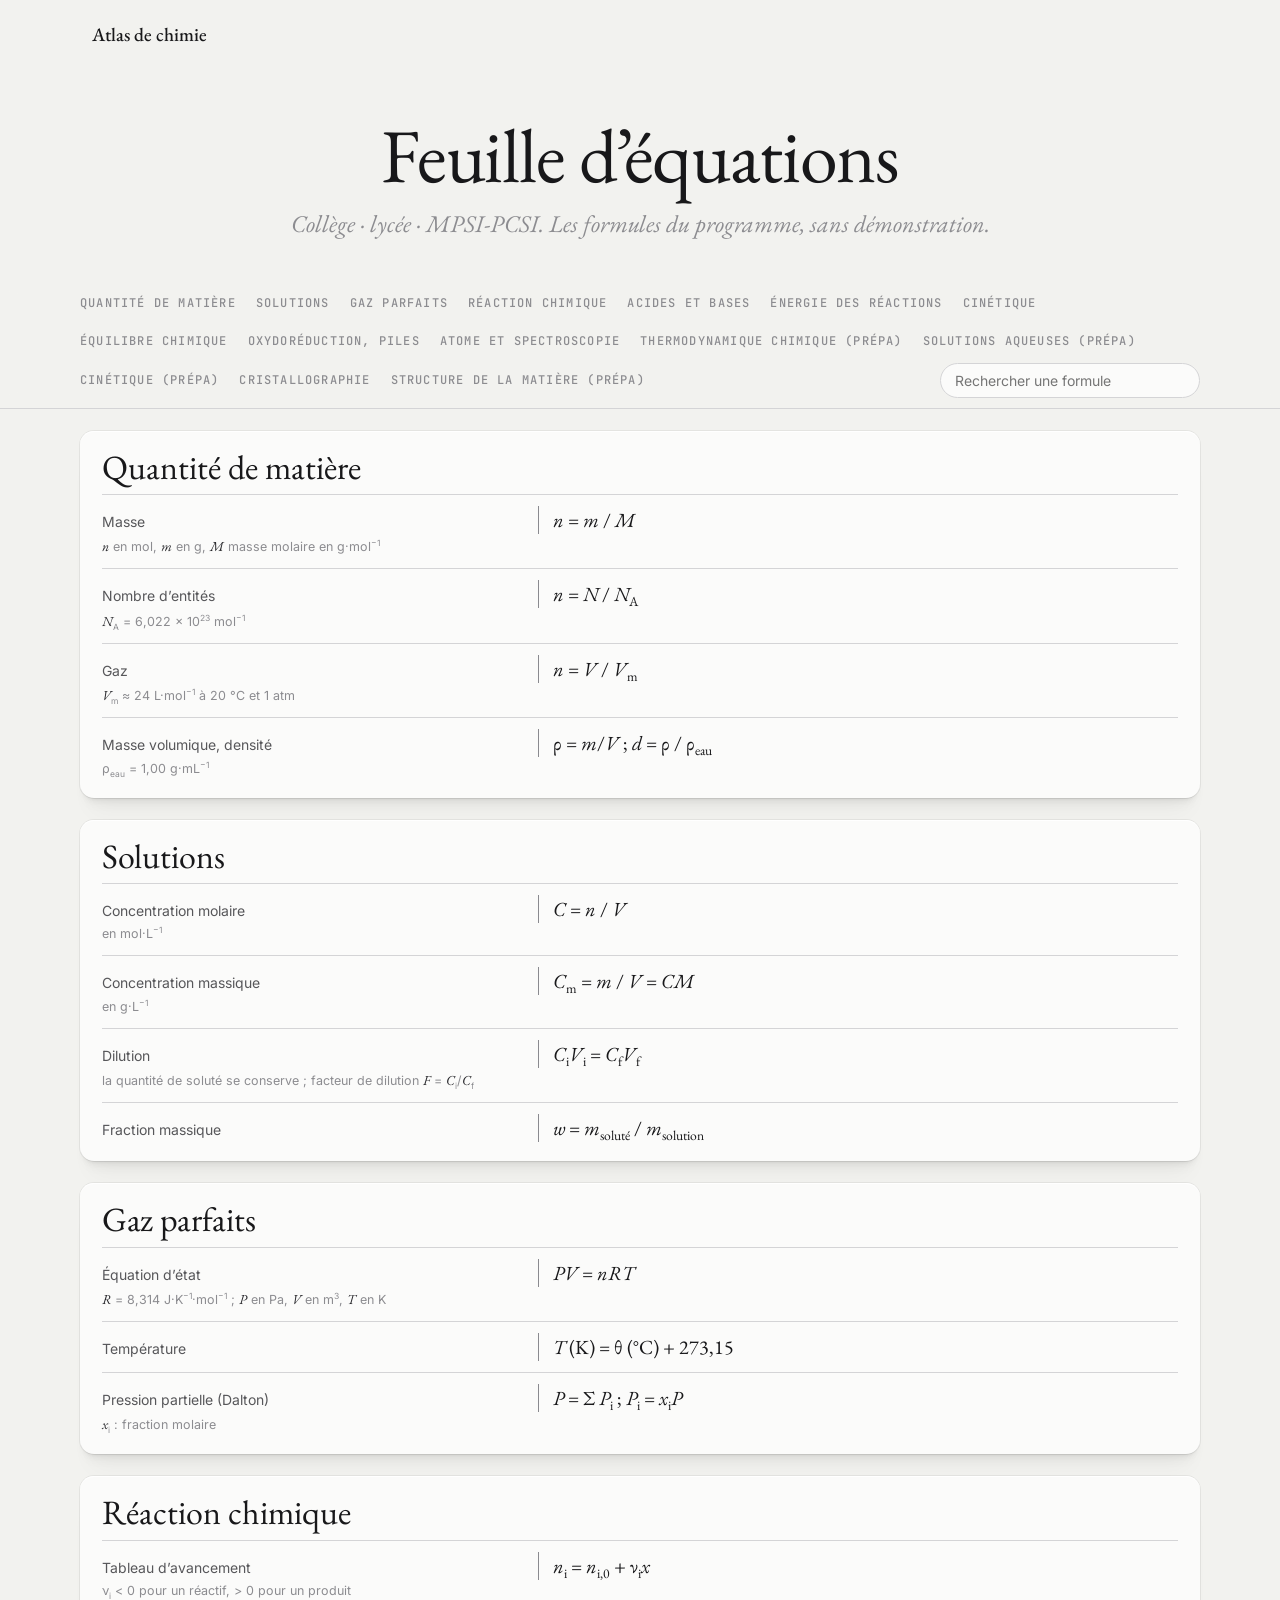
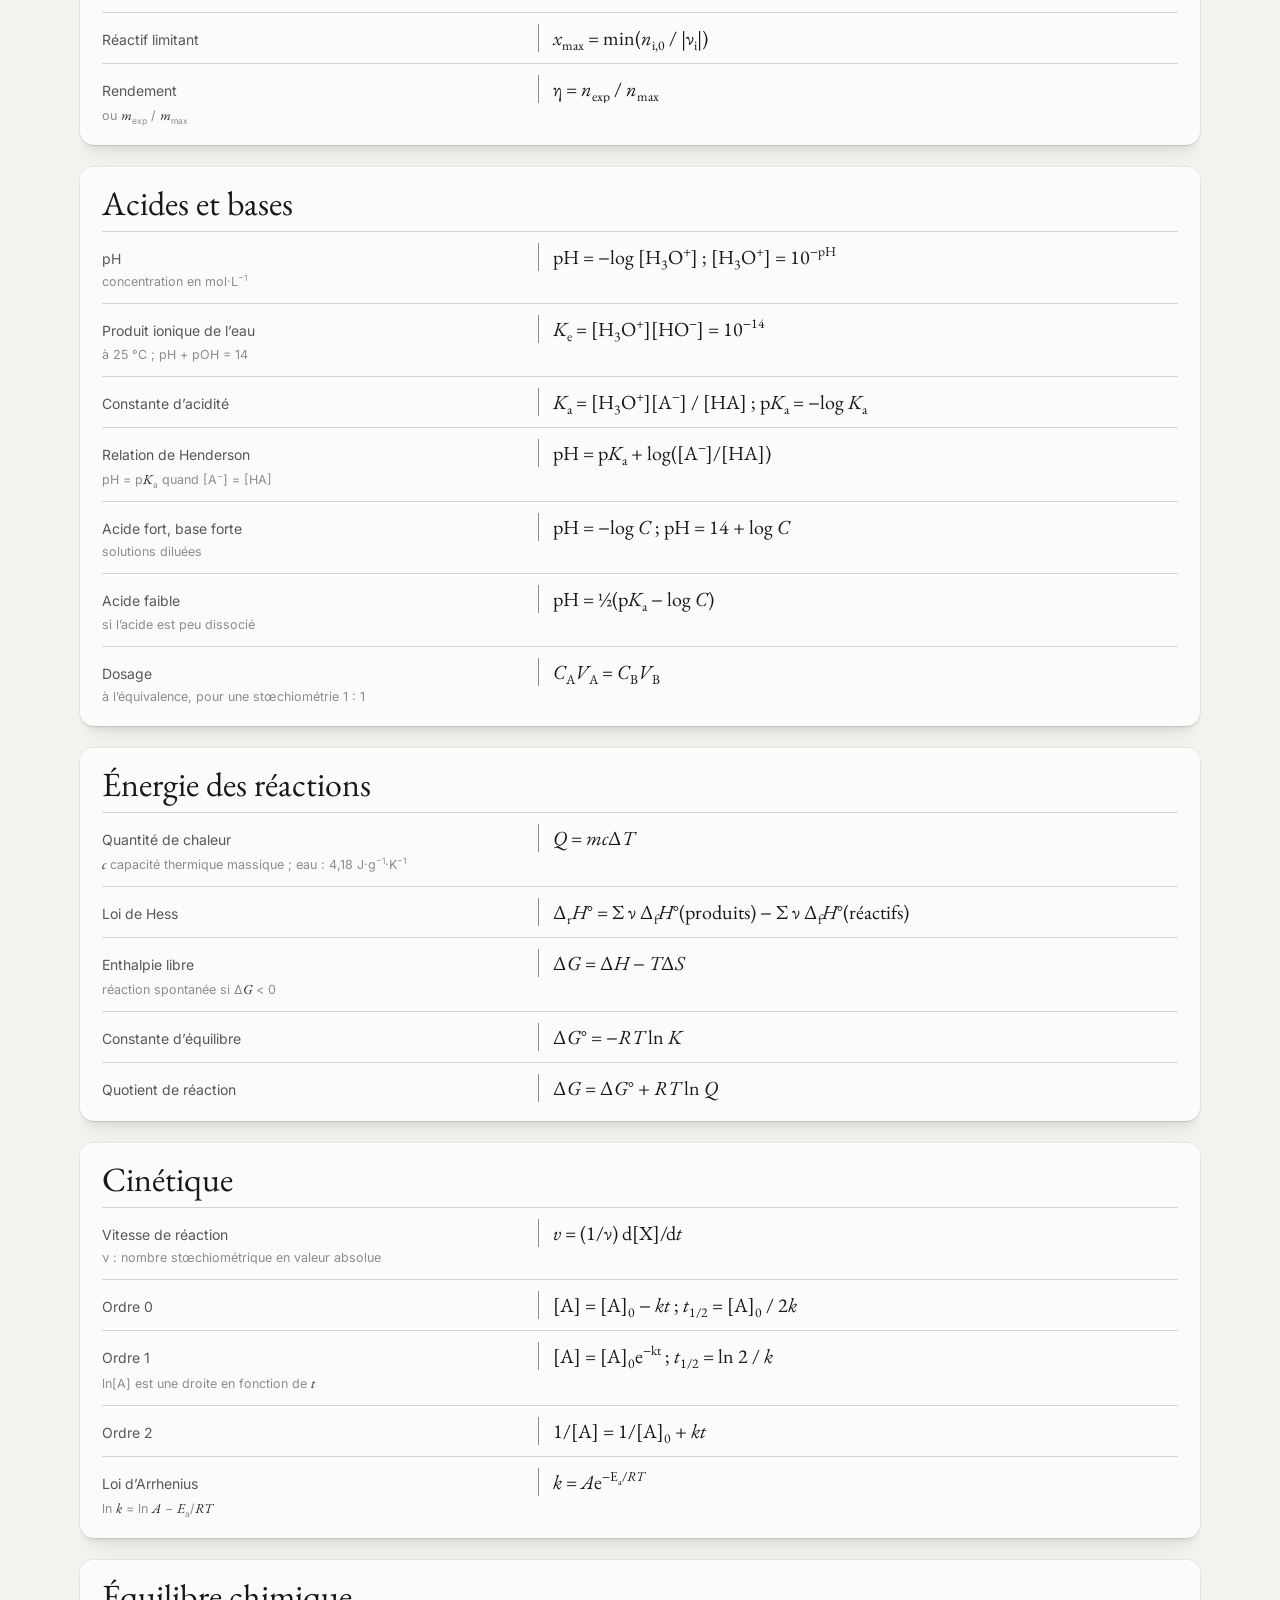
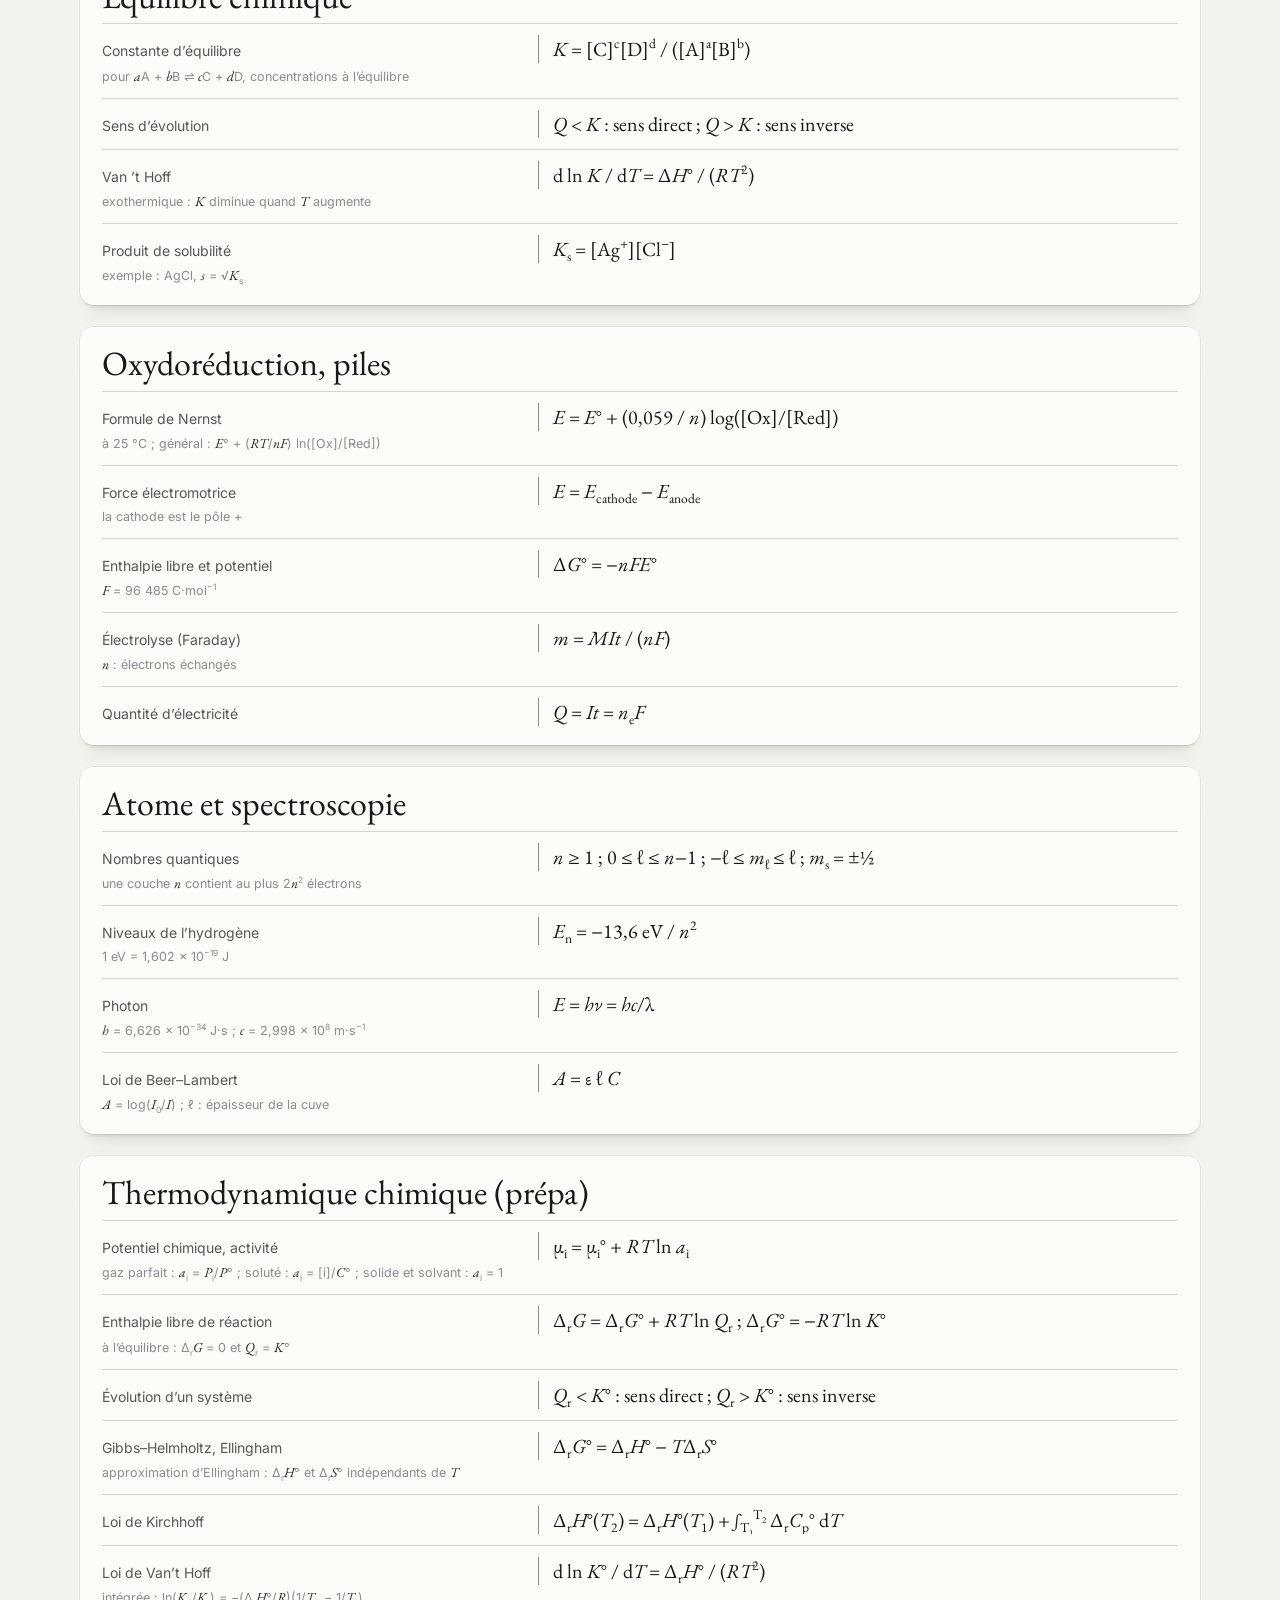
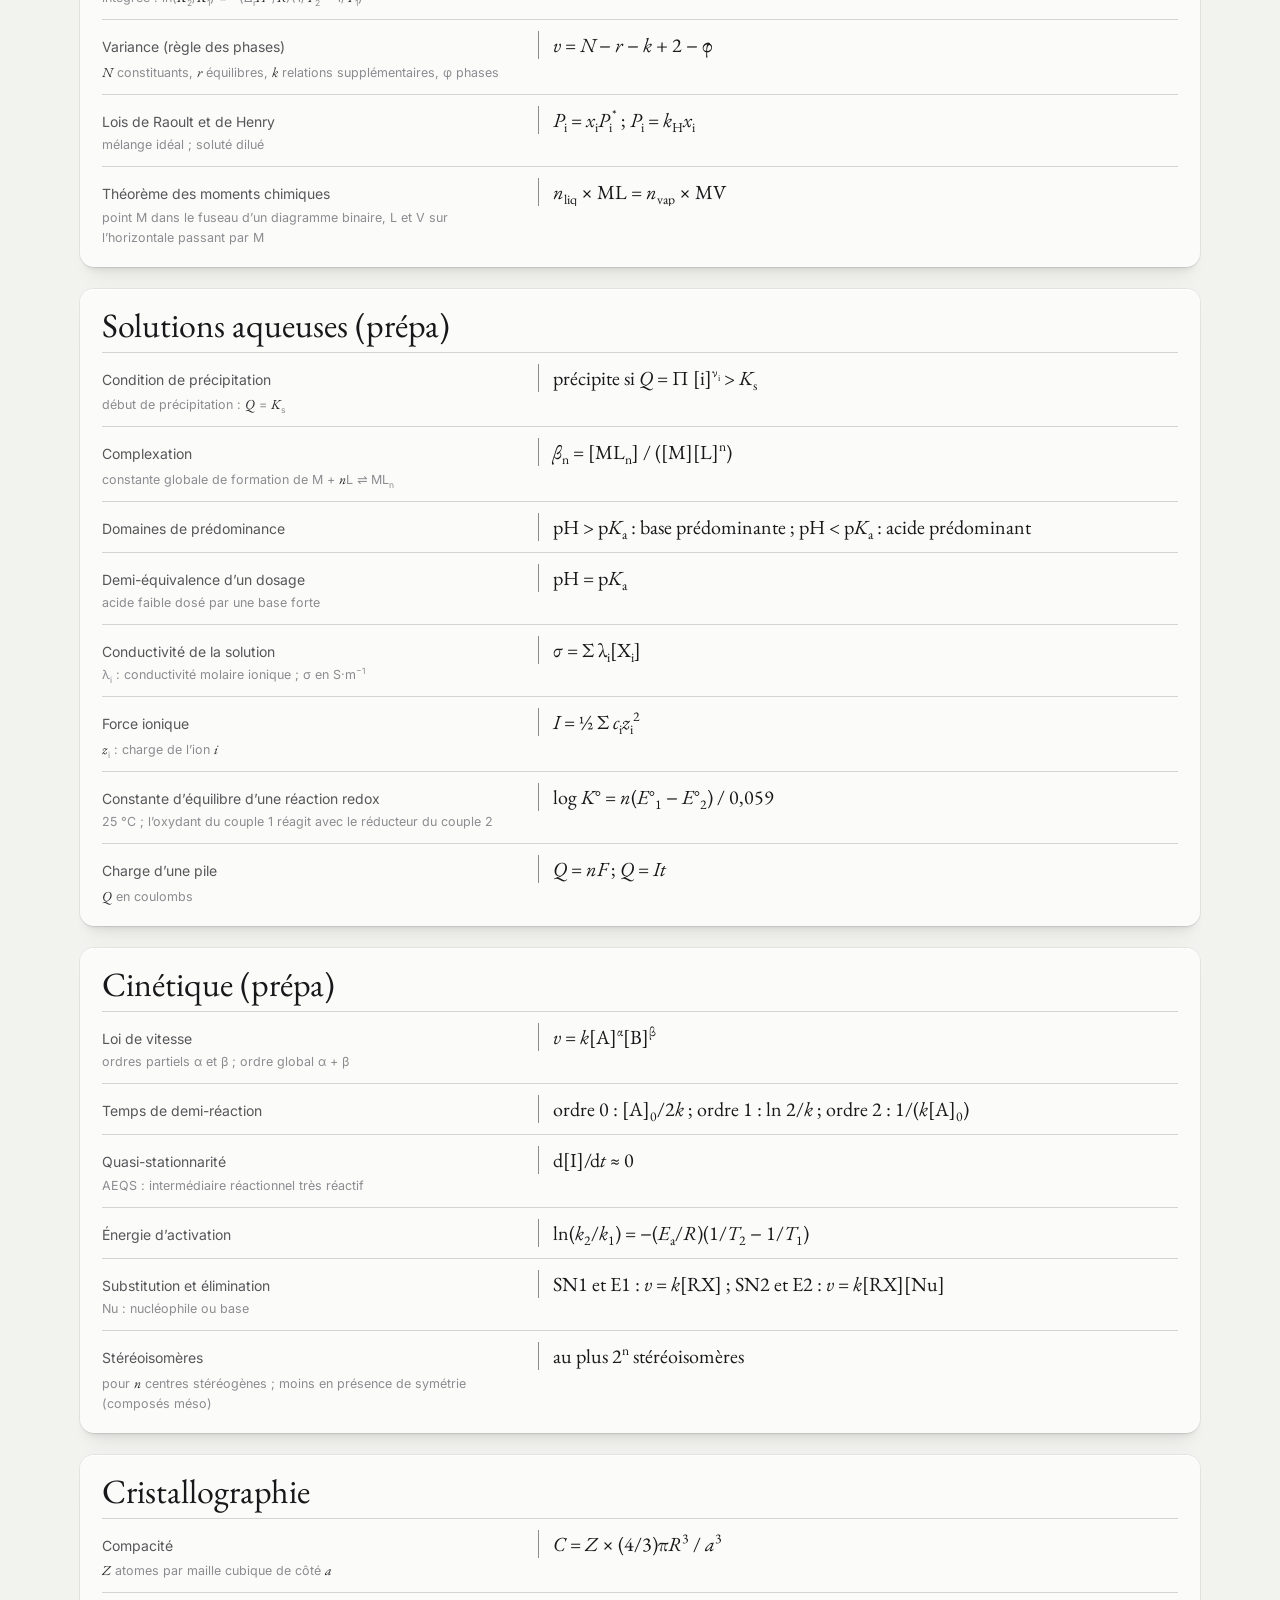
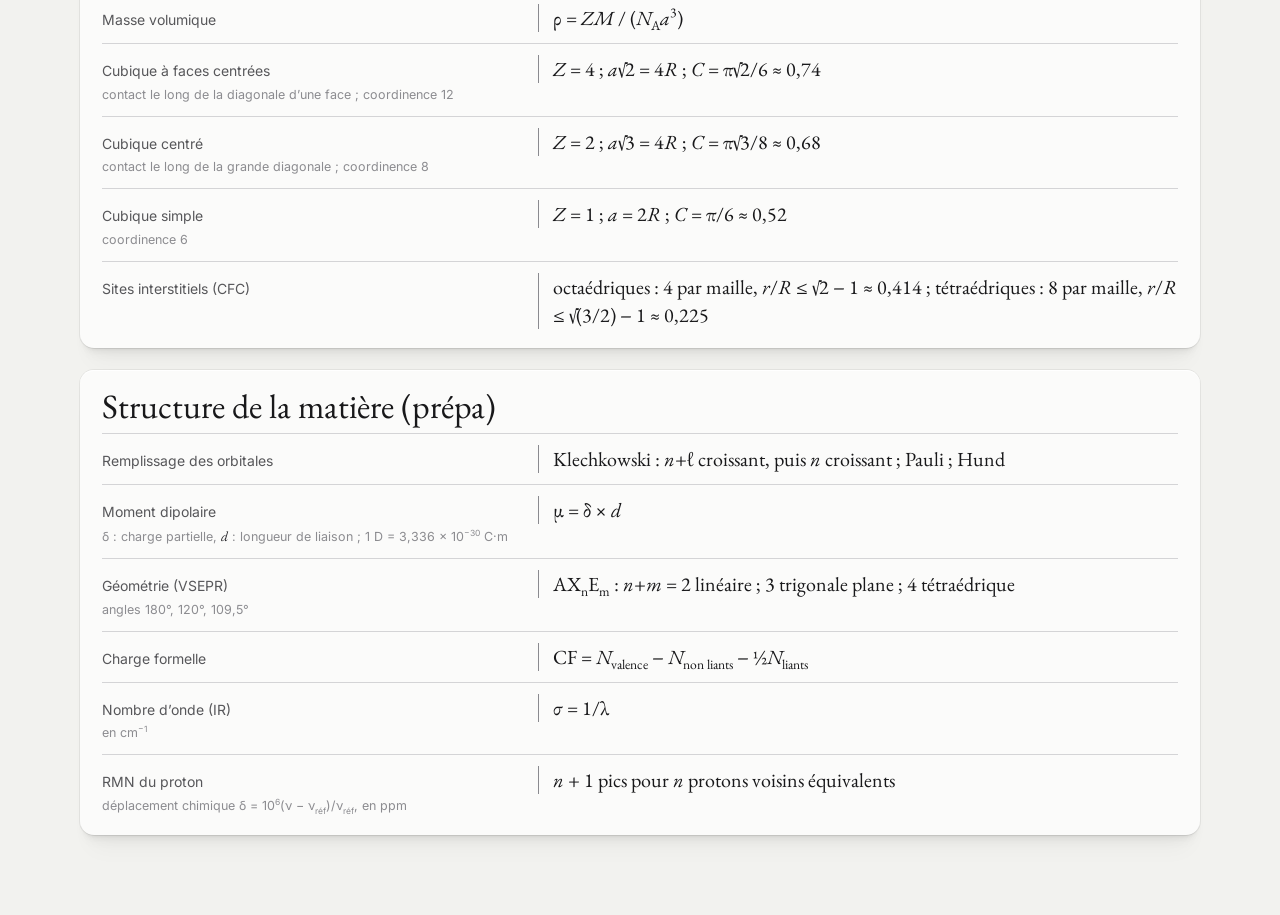
<file: equations/index.html>
<!doctype html>
<html lang="fr">
<head>
<meta charset="utf-8">
<meta name="viewport" content="width=device-width, initial-scale=1">
<title>Feuille d’équations · Atlas de chimie</title>
<link rel="icon" href="data:,">
<link href="https://fonts.googleapis.com/css2?family=EB+Garamond:ital,wght@0,400;0,500;1,400&family=Inter:wght@400;500&family=JetBrains+Mono:wght@400;500&display=swap" rel="stylesheet">
<link rel="stylesheet" href="../atlas.css">
<!-- Généré par make-equations.py (VPS) : modifier les données dans ce script puis le relancer. -->
<style>
  html { scroll-padding-top: 76px; }
  body { min-height: 100vh; padding: 0 16px 80px; }
  header { max-width: 1120px; margin: 0 auto; padding: 22px 12px; display: flex; justify-content: space-between; gap: 12px; font: 500 12px var(--mono); letter-spacing: .06em; color: var(--muted); text-transform: uppercase; }
  header a { font: 500 19px var(--serif); letter-spacing: 0; text-transform: none; color: var(--strong); text-decoration: none; }
  header span { padding-top: 5px; margin-left: auto; text-align: right; }
  .hero { text-align: center; margin: 48px auto 36px; max-width: 760px; }
  .hero h1 { font: 400 clamp(42px, 7vw, 76px)/1 var(--serif); color: var(--strong); letter-spacing: -.015em; }
  .hero p { font: italic 400 clamp(19px, 2.2vw, 24px)/1.4 var(--serif); color: var(--muted); margin-top: 14px; }
  nav { position: sticky; top: 0; z-index: 2; margin: 0 -16px; padding: 10px 16px; background: color-mix(in srgb, var(--page) 92%, transparent); backdrop-filter: blur(8px); border-bottom: 1px solid var(--faint); }
  nav .in { max-width: 1120px; margin: 0 auto; display: flex; align-items: center; gap: 6px 20px; flex-wrap: wrap; }
  nav a { font: 500 12px var(--mono); letter-spacing: .1em; text-transform: uppercase; color: var(--muted); text-decoration: none; padding: 8px 0; }
  nav a:hover { color: var(--strong); }
  nav input { margin-left: auto; width: min(100%, 260px); font: 14px var(--sans); color: var(--strong); background: var(--card); border: 1px solid var(--faint); border-radius: 999px; padding: 8px 14px; }
  nav input:focus { outline: none; border-color: var(--mid); }
  main { max-width: 1120px; margin: 0 auto; }
  .group { background: var(--card); border-radius: 14px; box-shadow: var(--lift); padding: 18px 22px 8px; margin-top: 22px; }
  .group h2 { font: 400 clamp(26px, 3.4vw, 34px)/1.1 var(--serif); color: var(--strong); padding-bottom: 8px; }
  ul { list-style: none; padding: 0; }
  li { display: grid; grid-template-columns: minmax(0, .9fr) minmax(0, 1.4fr); gap: 4px 24px; align-items: baseline; padding: 11px 0; border-top: 1px solid var(--faint); }
  .n { font-size: 14px; color: var(--text); } .n small { display: block; font-size: 12.5px; color: var(--muted); margin-top: 2px; }
  .e { font: 400 20px/1.4 var(--serif); color: var(--strong); overflow-x: auto; overflow-y: hidden; padding-left: 14px; border-left: 1px solid var(--mid); }
  .e sub, .e sup, .n sub, .n sup, small sub, small sup { font-size: .68em; line-height: 0; }
  small i, .n i { font-family: var(--serif); font-size: 1.1em; color: var(--hi); }
  .vec { position: relative; display: inline-block; }
  .vec::before { content: '→'; position: absolute; left: 50%; transform: translateX(-50%); top: -.42em; font-size: .7em; font-style: normal; line-height: 1; }
  li[hidden], .group[hidden] { display: none; }
  .empty { text-align: center; color: var(--muted); padding: 40px 0; }
  @media (max-width: 700px) { li { grid-template-columns: 1fr; } header span { display: none; } }
</style>
</head>
<body>
<header><a href="../">Atlas de chimie</a></header>
<section class="hero"><h1>Feuille d’équations</h1><p>Collège · lycée · MPSI-PCSI. Les formules du programme, sans démonstration.</p></section>
<nav><div class="in"><a href="#g0">Quantité de matière</a><a href="#g1">Solutions</a><a href="#g2">Gaz parfaits</a><a href="#g3">Réaction chimique</a><a href="#g4">Acides et bases</a><a href="#g5">Énergie des réactions</a><a href="#g6">Cinétique</a><a href="#g7">Équilibre chimique</a><a href="#g8">Oxydoréduction, piles</a><a href="#g9">Atome et spectroscopie</a><a href="#g10">Thermodynamique chimique (prépa)</a><a href="#g11">Solutions aqueuses (prépa)</a><a href="#g12">Cinétique (prépa)</a><a href="#g13">Cristallographie</a><a href="#g14">Structure de la matière (prépa)</a><input type="search" id="q" placeholder="Rechercher une formule" aria-label="Rechercher une formule"></div></nav>
<main>
<section class="group" id="g0"><h2>Quantité de matière</h2><ul><li><div class="n">Masse<small><i>n</i> en mol, <i>m</i> en g, <i>M</i> masse molaire en g·mol<sup>−1</sup></small></div><div class="e"><i>n</i> = <i>m</i> / <i>M</i></div></li><li><div class="n">Nombre d’entités<small><i>N</i><sub>A</sub> = 6,022 × 10<sup>23</sup> mol<sup>−1</sup></small></div><div class="e"><i>n</i> = <i>N</i> / <i>N</i><sub>A</sub></div></li><li><div class="n">Gaz<small><i>V</i><sub>m</sub> ≈ 24 L·mol<sup>−1</sup> à 20 °C et 1 atm</small></div><div class="e"><i>n</i> = <i>V</i> / <i>V</i><sub>m</sub></div></li><li><div class="n">Masse volumique, densité<small>ρ<sub>eau</sub> = 1,00 g·mL<sup>−1</sup></small></div><div class="e">ρ = <i>m</i>/<i>V</i> ;  <i>d</i> = ρ / ρ<sub>eau</sub></div></li></ul></section>
<section class="group" id="g1"><h2>Solutions</h2><ul><li><div class="n">Concentration molaire<small>en mol·L<sup>−1</sup></small></div><div class="e"><i>C</i> = <i>n</i> / <i>V</i></div></li><li><div class="n">Concentration massique<small>en g·L<sup>−1</sup></small></div><div class="e"><i>C</i><sub>m</sub> = <i>m</i> / <i>V</i> = <i>C</i><i>M</i></div></li><li><div class="n">Dilution<small>la quantité de soluté se conserve ; facteur de dilution <i>F</i> = <i>C</i><sub>i</sub>/<i>C</i><sub>f</sub></small></div><div class="e"><i>C</i><sub>i</sub><i>V</i><sub>i</sub> = <i>C</i><sub>f</sub><i>V</i><sub>f</sub></div></li><li><div class="n">Fraction massique</div><div class="e"><i>w</i> = <i>m</i><sub>soluté</sub> / <i>m</i><sub>solution</sub></div></li></ul></section>
<section class="group" id="g2"><h2>Gaz parfaits</h2><ul><li><div class="n">Équation d’état<small><i>R</i> = 8,314 J·K<sup>−1</sup>·mol<sup>−1</sup> ; <i>P</i> en Pa, <i>V</i> en m<sup>3</sup>, <i>T</i> en K</small></div><div class="e"><i>PV</i> = <i>nRT</i></div></li><li><div class="n">Température</div><div class="e"><i>T</i> (K) = θ (°C) + 273,15</div></li><li><div class="n">Pression partielle (Dalton)<small><i>x</i><sub>i</sub> : fraction molaire</small></div><div class="e"><i>P</i> = Σ <i>P</i><sub>i</sub> ;  <i>P</i><sub>i</sub> = <i>x</i><sub>i</sub><i>P</i></div></li></ul></section>
<section class="group" id="g3"><h2>Réaction chimique</h2><ul><li><div class="n">Tableau d’avancement<small>ν<sub>i</sub> &lt; 0 pour un réactif, &gt; 0 pour un produit</small></div><div class="e"><i>n</i><sub>i</sub> = <i>n</i><sub>i,0</sub> + ν<sub>i</sub><i>x</i></div></li><li><div class="n">Réactif limitant</div><div class="e"><i>x</i><sub>max</sub> = min(<i>n</i><sub>i,0</sub> / |ν<sub>i</sub>|)</div></li><li><div class="n">Rendement<small>ou <i>m</i><sub>exp</sub> / <i>m</i><sub>max</sub></small></div><div class="e">η = <i>n</i><sub>exp</sub> / <i>n</i><sub>max</sub></div></li></ul></section>
<section class="group" id="g4"><h2>Acides et bases</h2><ul><li><div class="n">pH<small>concentration en mol·L<sup>−1</sup></small></div><div class="e">pH = −log [H<sub>3</sub>O<sup>+</sup>] ;  [H<sub>3</sub>O<sup>+</sup>] = 10<sup>−pH</sup></div></li><li><div class="n">Produit ionique de l’eau<small>à 25 °C ; pH + pOH = 14</small></div><div class="e"><i>K</i><sub>e</sub> = [H<sub>3</sub>O<sup>+</sup>][HO<sup>−</sup>] = 10<sup>−14</sup></div></li><li><div class="n">Constante d’acidité</div><div class="e"><i>K</i><sub>a</sub> = [H<sub>3</sub>O<sup>+</sup>][A<sup>−</sup>] / [HA] ;  p<i>K</i><sub>a</sub> = −log <i>K</i><sub>a</sub></div></li><li><div class="n">Relation de Henderson<small>pH = p<i>K</i><sub>a</sub> quand [A<sup>−</sup>] = [HA]</small></div><div class="e">pH = p<i>K</i><sub>a</sub> + log([A<sup>−</sup>]/[HA])</div></li><li><div class="n">Acide fort, base forte<small>solutions diluées</small></div><div class="e">pH = −log <i>C</i> ;  pH = 14 + log <i>C</i></div></li><li><div class="n">Acide faible<small>si l’acide est peu dissocié</small></div><div class="e">pH = ½(p<i>K</i><sub>a</sub> − log <i>C</i>)</div></li><li><div class="n">Dosage<small>à l’équivalence, pour une stœchiométrie 1 : 1</small></div><div class="e"><i>C</i><sub>A</sub><i>V</i><sub>A</sub> = <i>C</i><sub>B</sub><i>V</i><sub>B</sub></div></li></ul></section>
<section class="group" id="g5"><h2>Énergie des réactions</h2><ul><li><div class="n">Quantité de chaleur<small><i>c</i> capacité thermique massique ; eau : 4,18 J·g<sup>−1</sup>·K<sup>−1</sup></small></div><div class="e"><i>Q</i> = <i>mc</i>Δ<i>T</i></div></li><li><div class="n">Loi de Hess</div><div class="e">Δ<sub>r</sub><i>H</i>° = Σ ν Δ<sub>f</sub><i>H</i>°(produits) − Σ ν Δ<sub>f</sub><i>H</i>°(réactifs)</div></li><li><div class="n">Enthalpie libre<small>réaction spontanée si Δ<i>G</i> &lt; 0</small></div><div class="e">Δ<i>G</i> = Δ<i>H</i> − <i>T</i>Δ<i>S</i></div></li><li><div class="n">Constante d’équilibre</div><div class="e">Δ<i>G</i>° = −<i>RT</i> ln <i>K</i></div></li><li><div class="n">Quotient de réaction</div><div class="e">Δ<i>G</i> = Δ<i>G</i>° + <i>RT</i> ln <i>Q</i></div></li></ul></section>
<section class="group" id="g6"><h2>Cinétique</h2><ul><li><div class="n">Vitesse de réaction<small>ν : nombre stœchiométrique en valeur absolue</small></div><div class="e"><i>v</i> = (1/ν) d[X]/d<i>t</i></div></li><li><div class="n">Ordre 0</div><div class="e">[A] = [A]<sub>0</sub> − <i>kt</i> ;  <i>t</i><sub>1/2</sub> = [A]<sub>0</sub> / 2<i>k</i></div></li><li><div class="n">Ordre 1<small>ln[A] est une droite en fonction de <i>t</i></small></div><div class="e">[A] = [A]<sub>0</sub>e<sup>−kt</sup> ;  <i>t</i><sub>1/2</sub> = ln 2 / <i>k</i></div></li><li><div class="n">Ordre 2</div><div class="e">1/[A] = 1/[A]<sub>0</sub> + <i>kt</i></div></li><li><div class="n">Loi d’Arrhenius<small>ln <i>k</i> = ln <i>A</i> − <i>E</i><sub>a</sub>/<i>RT</i></small></div><div class="e"><i>k</i> = <i>A</i>e<sup>−E<sub>a</sub>/<i>RT</i></sup></div></li></ul></section>
<section class="group" id="g7"><h2>Équilibre chimique</h2><ul><li><div class="n">Constante d’équilibre<small>pour <i>a</i>A + <i>b</i>B ⇌ <i>c</i>C + <i>d</i>D, concentrations à l’équilibre</small></div><div class="e"><i>K</i> = [C]<sup>c</sup>[D]<sup>d</sup> / ([A]<sup>a</sup>[B]<sup>b</sup>)</div></li><li><div class="n">Sens d’évolution</div><div class="e"><i>Q</i> &lt; <i>K</i> : sens direct ;  <i>Q</i> &gt; <i>K</i> : sens inverse</div></li><li><div class="n">Van ’t Hoff<small>exothermique : <i>K</i> diminue quand <i>T</i> augmente</small></div><div class="e">d ln <i>K</i> / d<i>T</i> = Δ<i>H</i>° / (<i>R</i><i>T</i><sup>2</sup>)</div></li><li><div class="n">Produit de solubilité<small>exemple : AgCl, <i>s</i> = √<i>K</i><sub>s</sub></small></div><div class="e"><i>K</i><sub>s</sub> = [Ag<sup>+</sup>][Cl<sup>−</sup>]</div></li></ul></section>
<section class="group" id="g8"><h2>Oxydoréduction, piles</h2><ul><li><div class="n">Formule de Nernst<small>à 25 °C ; général : <i>E</i>° + (<i>RT</i>/<i>nF</i>) ln([Ox]/[Red])</small></div><div class="e"><i>E</i> = <i>E</i>° + (0,059 / <i>n</i>) log([Ox]/[Red])</div></li><li><div class="n">Force électromotrice<small>la cathode est le pôle +</small></div><div class="e"><i>E</i> = <i>E</i><sub>cathode</sub> − <i>E</i><sub>anode</sub></div></li><li><div class="n">Enthalpie libre et potentiel<small><i>F</i> = 96 485 C·mol<sup>−1</sup></small></div><div class="e">Δ<i>G</i>° = −<i>nF</i><i>E</i>°</div></li><li><div class="n">Électrolyse (Faraday)<small><i>n</i> : électrons échangés</small></div><div class="e"><i>m</i> = <i>M</i><i>I</i><i>t</i> / (<i>nF</i>)</div></li><li><div class="n">Quantité d’électricité</div><div class="e"><i>Q</i> = <i>I</i><i>t</i> = <i>n</i><sub>e</sub><i>F</i></div></li></ul></section>
<section class="group" id="g9"><h2>Atome et spectroscopie</h2><ul><li><div class="n">Nombres quantiques<small>une couche <i>n</i> contient au plus 2<i>n</i><sup>2</sup> électrons</small></div><div class="e"><i>n</i> ≥ 1 ;  0 ≤ ℓ ≤ <i>n</i>−1 ;  −ℓ ≤ <i>m</i><sub>ℓ</sub> ≤ ℓ ;  <i>m</i><sub>s</sub> = ±½</div></li><li><div class="n">Niveaux de l’hydrogène<small>1 eV = 1,602 × 10<sup>−19</sup> J</small></div><div class="e"><i>E</i><sub>n</sub> = −13,6 eV / <i>n</i><sup>2</sup></div></li><li><div class="n">Photon<small><i>h</i> = 6,626 × 10<sup>−34</sup> J·s ; <i>c</i> = 2,998 × 10<sup>8</sup> m·s<sup>−1</sup></small></div><div class="e"><i>E</i> = <i>hν</i> = <i>hc</i>/λ</div></li><li><div class="n">Loi de Beer–Lambert<small><i>A</i> = log(<i>I</i><sub>0</sub>/<i>I</i>) ; ℓ : épaisseur de la cuve</small></div><div class="e"><i>A</i> = ε ℓ <i>C</i></div></li></ul></section>
<section class="group" id="g10"><h2>Thermodynamique chimique (prépa)</h2><ul><li><div class="n">Potentiel chimique, activité<small>gaz parfait : <i>a</i><sub>i</sub> = <i>P</i><sub>i</sub>/<i>P</i>° ; soluté : <i>a</i><sub>i</sub> = [i]/<i>C</i>° ; solide et solvant : <i>a</i><sub>i</sub> = 1</small></div><div class="e">μ<sub>i</sub> = μ<sub>i</sub>° + <i>RT</i> ln <i>a</i><sub>i</sub></div></li><li><div class="n">Enthalpie libre de réaction<small>à l’équilibre : Δ<sub>r</sub><i>G</i> = 0 et <i>Q</i><sub>r</sub> = <i>K</i>°</small></div><div class="e">Δ<sub>r</sub><i>G</i> = Δ<sub>r</sub><i>G</i>° + <i>RT</i> ln <i>Q</i><sub>r</sub> ;  Δ<sub>r</sub><i>G</i>° = −<i>RT</i> ln <i>K</i>°</div></li><li><div class="n">Évolution d’un système</div><div class="e"><i>Q</i><sub>r</sub> &lt; <i>K</i>° : sens direct ;  <i>Q</i><sub>r</sub> &gt; <i>K</i>° : sens inverse</div></li><li><div class="n">Gibbs–Helmholtz, Ellingham<small>approximation d’Ellingham : Δ<sub>r</sub><i>H</i>° et Δ<sub>r</sub><i>S</i>° indépendants de <i>T</i></small></div><div class="e">Δ<sub>r</sub><i>G</i>° = Δ<sub>r</sub><i>H</i>° − <i>T</i>Δ<sub>r</sub><i>S</i>°</div></li><li><div class="n">Loi de Kirchhoff</div><div class="e">Δ<sub>r</sub><i>H</i>°(<i>T</i><sub>2</sub>) = Δ<sub>r</sub><i>H</i>°(<i>T</i><sub>1</sub>) + ∫<sub>T<sub>1</sub></sub><sup>T<sub>2</sub></sup> Δ<sub>r</sub><i>C</i><sub>p</sub>° d<i>T</i></div></li><li><div class="n">Loi de Van’t Hoff<small>intégrée : ln(<i>K</i><sub>2</sub>/<i>K</i><sub>1</sub>) = −(Δ<sub>r</sub><i>H</i>°/<i>R</i>)(1/<i>T</i><sub>2</sub> − 1/<i>T</i><sub>1</sub>)</small></div><div class="e">d ln <i>K</i>° / d<i>T</i> = Δ<sub>r</sub><i>H</i>° / (<i>R</i><i>T</i><sup>2</sup>)</div></li><li><div class="n">Variance (règle des phases)<small><i>N</i> constituants, <i>r</i> équilibres, <i>k</i> relations supplémentaires, φ phases</small></div><div class="e"><i>v</i> = <i>N</i> − <i>r</i> − <i>k</i> + 2 − φ</div></li><li><div class="n">Lois de Raoult et de Henry<small>mélange idéal ; soluté dilué</small></div><div class="e"><i>P</i><sub>i</sub> = <i>x</i><sub>i</sub><i>P</i><sub>i</sub><sup>*</sup> ;  <i>P</i><sub>i</sub> = <i>k</i><sub>H</sub><i>x</i><sub>i</sub></div></li><li><div class="n">Théorème des moments chimiques<small>point M dans le fuseau d’un diagramme binaire, L et V sur l’horizontale passant par M</small></div><div class="e"><i>n</i><sub>liq</sub> × ML = <i>n</i><sub>vap</sub> × MV</div></li></ul></section>
<section class="group" id="g11"><h2>Solutions aqueuses (prépa)</h2><ul><li><div class="n">Condition de précipitation<small>début de précipitation : <i>Q</i> = <i>K</i><sub>s</sub></small></div><div class="e">précipite si <i>Q</i> = Π [i]<sup>ν<sub>i</sub></sup> &gt; <i>K</i><sub>s</sub></div></li><li><div class="n">Complexation<small>constante globale de formation de M + <i>n</i>L ⇌ ML<sub>n</sub></small></div><div class="e"><i>β</i><sub>n</sub> = [ML<sub>n</sub>] / ([M][L]<sup>n</sup>)</div></li><li><div class="n">Domaines de prédominance</div><div class="e">pH &gt; p<i>K</i><sub>a</sub> : base prédominante ;  pH &lt; p<i>K</i><sub>a</sub> : acide prédominant</div></li><li><div class="n">Demi-équivalence d’un dosage<small>acide faible dosé par une base forte</small></div><div class="e">pH = p<i>K</i><sub>a</sub></div></li><li><div class="n">Conductivité de la solution<small>λ<sub>i</sub> : conductivité molaire ionique ; σ en S·m<sup>−1</sup></small></div><div class="e">σ = Σ λ<sub>i</sub>[X<sub>i</sub>]</div></li><li><div class="n">Force ionique<small><i>z</i><sub>i</sub> : charge de l’ion <i>i</i></small></div><div class="e"><i>I</i> = ½ Σ <i>c</i><sub>i</sub><i>z</i><sub>i</sub><sup>2</sup></div></li><li><div class="n">Constante d’équilibre d’une réaction redox<small>25 °C ; l’oxydant du couple 1 réagit avec le réducteur du couple 2</small></div><div class="e">log <i>K</i>° = <i>n</i>(<i>E</i>°<sub>1</sub> − <i>E</i>°<sub>2</sub>) / 0,059</div></li><li><div class="n">Charge d’une pile<small><i>Q</i> en coulombs</small></div><div class="e"><i>Q</i> = <i>n</i><i>F</i> ;  <i>Q</i> = <i>I</i><i>t</i></div></li></ul></section>
<section class="group" id="g12"><h2>Cinétique (prépa)</h2><ul><li><div class="n">Loi de vitesse<small>ordres partiels α et β ; ordre global α + β</small></div><div class="e"><i>v</i> = <i>k</i>[A]<sup>α</sup>[B]<sup>β</sup></div></li><li><div class="n">Temps de demi-réaction</div><div class="e">ordre 0 : [A]<sub>0</sub>/2<i>k</i> ;  ordre 1 : ln 2/<i>k</i> ;  ordre 2 : 1/(<i>k</i>[A]<sub>0</sub>)</div></li><li><div class="n">Quasi-stationnarité<small>AEQS : intermédiaire réactionnel très réactif</small></div><div class="e">d[I]/d<i>t</i> ≈ 0</div></li><li><div class="n">Énergie d’activation</div><div class="e">ln(<i>k</i><sub>2</sub>/<i>k</i><sub>1</sub>) = −(<i>E</i><sub>a</sub>/<i>R</i>)(1/<i>T</i><sub>2</sub> − 1/<i>T</i><sub>1</sub>)</div></li><li><div class="n">Substitution et élimination<small>Nu : nucléophile ou base</small></div><div class="e">SN1 et E1 : <i>v</i> = <i>k</i>[RX] ;  SN2 et E2 : <i>v</i> = <i>k</i>[RX][Nu]</div></li><li><div class="n">Stéréoisomères<small>pour <i>n</i> centres stéréogènes ; moins en présence de symétrie (composés méso)</small></div><div class="e">au plus 2<sup>n</sup> stéréoisomères</div></li></ul></section>
<section class="group" id="g13"><h2>Cristallographie</h2><ul><li><div class="n">Compacité<small><i>Z</i> atomes par maille cubique de côté <i>a</i></small></div><div class="e"><i>C</i> = <i>Z</i> × (4/3)π<i>R</i><sup>3</sup> / <i>a</i><sup>3</sup></div></li><li><div class="n">Masse volumique</div><div class="e">ρ = <i>Z</i><i>M</i> / (<i>N</i><sub>A</sub><i>a</i><sup>3</sup>)</div></li><li><div class="n">Cubique à faces centrées<small>contact le long de la diagonale d’une face ; coordinence 12</small></div><div class="e"><i>Z</i> = 4 ;  <i>a</i>√2 = 4<i>R</i> ;  <i>C</i> = π√2/6 ≈ 0,74</div></li><li><div class="n">Cubique centré<small>contact le long de la grande diagonale ; coordinence 8</small></div><div class="e"><i>Z</i> = 2 ;  <i>a</i>√3 = 4<i>R</i> ;  <i>C</i> = π√3/8 ≈ 0,68</div></li><li><div class="n">Cubique simple<small>coordinence 6</small></div><div class="e"><i>Z</i> = 1 ;  <i>a</i> = 2<i>R</i> ;  <i>C</i> = π/6 ≈ 0,52</div></li><li><div class="n">Sites interstitiels (CFC)</div><div class="e">octaédriques : 4 par maille, <i>r</i>/<i>R</i> ≤ √2 − 1 ≈ 0,414 ;  tétraédriques : 8 par maille, <i>r</i>/<i>R</i> ≤ √(3/2) − 1 ≈ 0,225</div></li></ul></section>
<section class="group" id="g14"><h2>Structure de la matière (prépa)</h2><ul><li><div class="n">Remplissage des orbitales</div><div class="e">Klechkowski : <i>n</i>+ℓ croissant, puis <i>n</i> croissant ;  Pauli ;  Hund</div></li><li><div class="n">Moment dipolaire<small>δ : charge partielle, <i>d</i> : longueur de liaison ; 1 D = 3,336 × 10<sup>−30</sup> C·m</small></div><div class="e">μ = δ × <i>d</i></div></li><li><div class="n">Géométrie (VSEPR)<small>angles 180°, 120°, 109,5°</small></div><div class="e">AX<sub>n</sub>E<sub>m</sub> :  <i>n</i>+<i>m</i> = 2 linéaire ; 3 trigonale plane ; 4 tétraédrique</div></li><li><div class="n">Charge formelle</div><div class="e">CF = <i>N</i><sub>valence</sub> − <i>N</i><sub>non liants</sub> − ½<i>N</i><sub>liants</sub></div></li><li><div class="n">Nombre d’onde (IR)<small>en cm<sup>−1</sup></small></div><div class="e">σ = 1/λ</div></li><li><div class="n">RMN du proton<small>déplacement chimique δ = 10<sup>6</sup>(ν − ν<sub>réf</sub>)/ν<sub>réf</sub>, en ppm</small></div><div class="e"><i>n</i> + 1 pics pour <i>n</i> protons voisins équivalents</div></li></ul></section>
<p class="empty" id="none" hidden>Aucune formule ne correspond.</p>
</main>
<script>
(function () {
  var q = document.getElementById('q'), none = document.getElementById('none');
  q.addEventListener('input', function () {
    var t = q.value.trim().toLowerCase(), any = false;
    document.querySelectorAll('.group').forEach(function (g) {
      var shown = 0;
      g.querySelectorAll('li').forEach(function (li) { var ok = !t || li.textContent.toLowerCase().indexOf(t) >= 0; li.hidden = !ok; if (ok) shown++; });
      g.hidden = !shown; if (shown) any = true;
    });
    none.hidden = any;
  });
})();
</script>
</body>
</html>
</file>
<file: atlas.css>
/* Atlas of Physics: shared tokens (Anatomy light theme). */
:root {
  --page: #f2f2ef; --card: #fbfbfa; --text: #57575a; --strong: #18181a; --muted: #8c8c90;
  --hi: #26262a; --mid: #8a8a8f; --lo: #b4b4b8; --faint: #d4d4d6; --lit: #000;
  --red: #e5484d;
  --serif: 'EB Garamond', Georgia, serif; --sans: 'Inter', system-ui, sans-serif; --mono: 'JetBrains Mono', ui-monospace, monospace;
  --lift: inset 0 1px 0 0 #fff, 0 0 0 1px #0000000f, 0 1px 1px -.5px #0000000a, 0 3px 3px -1.5px #0000000a, 0 6px 6px -3px #0000000a, 0 12px 12px -6px #0000000a, 0 24px 24px -12px #0000000a;
}
* { box-sizing: border-box; margin: 0; }
html { background: var(--page); color: var(--text); font: 15px/1.6 var(--sans); -webkit-font-smoothing: antialiased; }
body { background: var(--page); }
a { color: inherit; }
:focus-visible { outline: 2px solid var(--hi); outline-offset: 3px; }

/* Page to page: a soft crossfade, under the book opening from its card and closing into it (engine/cover.js). */
@view-transition { navigation: auto; }
@media (prefers-reduced-motion: reduce) { @view-transition { navigation: none; } }
/* The book and the contents page around it move with engine/cover.js, which animates these itself. The cover (the
   card's picture) and the pages swing about the spine, showing one side; the cover sits over the opening book. */
html.book-vt::view-transition-old(root), html.book-vt::view-transition-new(root), ::view-transition-new(book),
::view-transition-old(cover), ::view-transition-new(cover), ::view-transition-old(left), ::view-transition-old(right) { animation: none; mix-blend-mode: normal; backface-visibility: hidden; }
html.book-vt::view-transition-old(root), html.book-vt::view-transition-new(root) { transform-origin: 0 0; }
::view-transition-old(cover), ::view-transition-new(cover), ::view-transition-old(right) { transform-origin: 0 50%; }
::view-transition-old(left) { transform-origin: 100% 50%; }
::view-transition-group(cover) { z-index: 1; }

/* ---- atlas des maths : une matrice entre crochets ---- */
.data.mat { width: auto; max-width: none; margin: 8px 0 16px 16px; border-left: 1.5px solid var(--hi); border-right: 1.5px solid var(--hi); font: 16px/1.3 var(--serif); }
.data.mat td { border: 0; padding: 3px 12px; text-align: right; color: var(--strong); }

/* ---- atlas des maths : le repère chinois en fin de page ---- */
.cn { margin: 18px 0 8px; padding: 8px 0 8px 14px; border-left: 2px solid var(--red); font-size: 14px; color: var(--muted); max-width: 62ch; }
</file>
